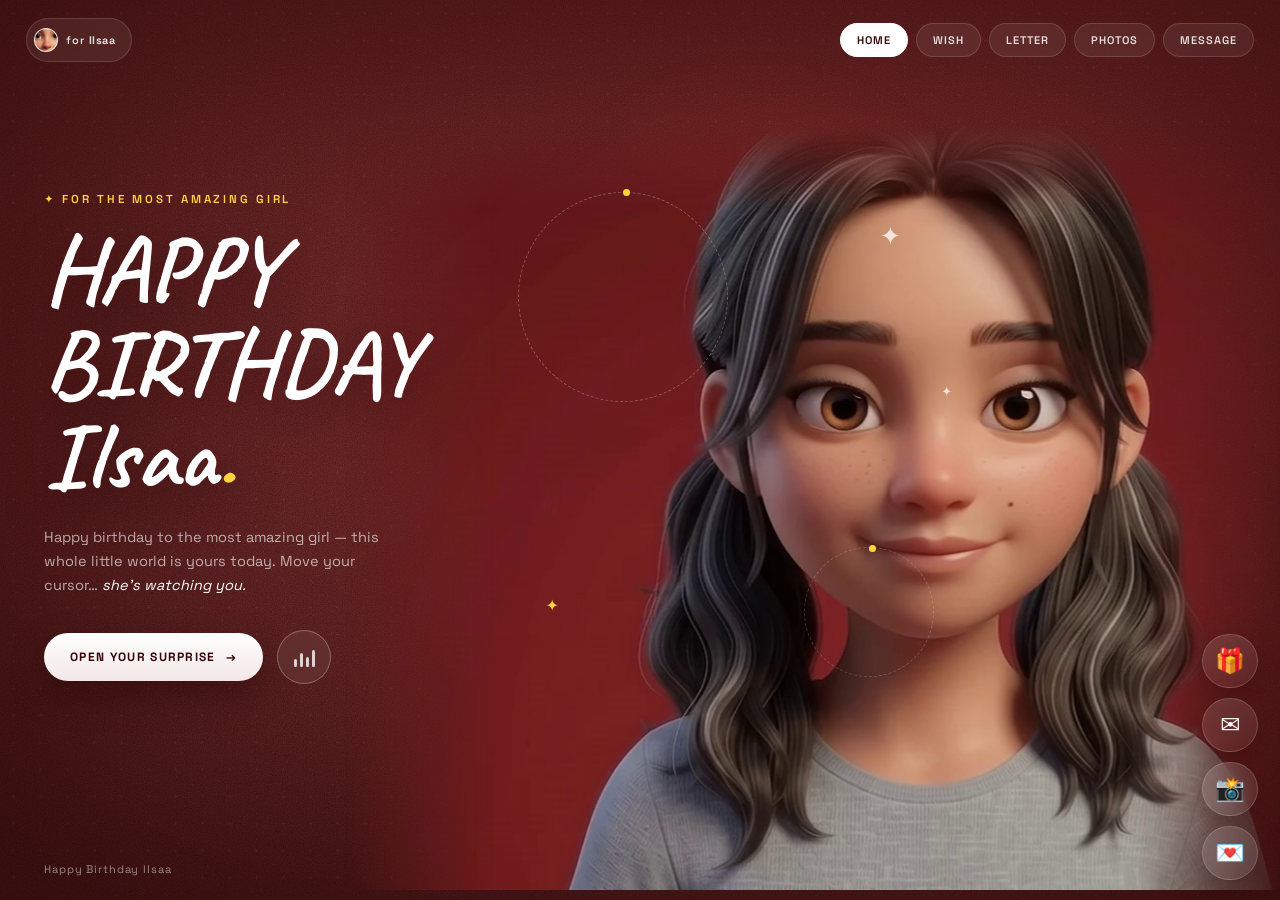
<file: index.html>
<!DOCTYPE html>
<html lang="en">
<head>
  <meta charset="UTF-8" />
  <meta name="viewport" content="width=device-width, initial-scale=1" />
  <title>Happy Birthday, Ilsaa ✦</title>
  <meta name="description" content="A little birthday world made with love — for the most amazing girl." />
  <link rel="icon" href="data:image/svg+xml,<svg xmlns='http://www.w3.org/2000/svg' viewBox='0 0 100 100'><text y='.9em' font-size='90'>🎂</text></svg>" />
  <link rel="preconnect" href="https://fonts.googleapis.com" />
  <link rel="preconnect" href="https://fonts.gstatic.com" crossorigin />
  <link href="https://fonts.googleapis.com/css2?family=Archivo+Black&family=Caveat:wght@600;700&family=Space+Grotesk:wght@400;500;600;700&display=swap" rel="stylesheet" />
  <link rel="stylesheet" href="assets/css/style.css" />
</head>
<body class="page-home">

  <!-- ambient background -->
  <div class="bg" aria-hidden="true">
    <div class="bg-glow"></div>
    <div class="bg-grid"></div>
    <div class="bg-vignette"></div>
  </div>

  <!-- custom cursor -->
  <div class="cursor" aria-hidden="true"><span class="cursor-dot"></span></div>

  <!-- top bar -->
  <header class="topbar">
    <a class="pill brand" href="index.html" data-hover>
      <span class="brand-ava"></span>
      <span class="brand-txt">for <b data-site-name>Ilsaa</b></span>
    </a>
    <div class="topbar-center">✿ a birthday microsite</div>
    <nav class="topnav" aria-label="main">
      <a class="pill active" href="index.html" data-hover>HOME</a>
      <a class="pill" href="wish.html" data-hover>WISH</a>
      <a class="pill" href="letter.html" data-hover>LETTER</a>
      <a class="pill" href="photos.html" data-hover>PHOTOS</a>
      <a class="pill" href="message.html" data-hover>MESSAGE</a>
    </nav>
  </header>

  <main class="hero">
    <!-- left: big type (split so mobile can put her between title & blurb) -->
    <div class="hero-left">
      <section class="hero-copy">
        <p class="eyebrow">✦ for the most amazing girl</p>
        <h1 class="display">
          <span class="line">HAPPY</span>
          <span class="line">BIRTHDAY</span>
          <span class="line" data-site-name>Ilsaa<i class="dot">.</i></span>
        </h1>
      </section>
      <section class="hero-after">
        <p class="blurb">
          Happy birthday to the most amazing girl — this whole little world is yours today.
          Move your cursor&hellip; <em>she&rsquo;s watching you.</em>
        </p>
        <div class="cta-row">
          <a class="btn" href="wish.html" data-hover>OPEN YOUR SURPRISE <span class="arr">→</span></a>
          <button class="btn-circle" id="musicBtn" data-hover aria-label="toggle background music" title="background music">
            <span class="eq"><i></i><i></i><i></i><i></i></span>
          </button>
        </div>
      </section>
    </div>

    <!-- center: cursor-tracking character -->
    <section class="stage" id="stage" aria-label="animated character watching your cursor">
      <div class="stage-glow" aria-hidden="true"></div>
      <div class="char-anchor">
      <div class="char-tilt" id="charTilt">
        <figure class="char" id="char">
          <video id="charVid" class="char-vid"
                 src="assets/video/head-turn.mp4"
                 poster="assets/img/char-poster.jpg"
                 muted playsinline preload="auto"
                 aria-label="A 3D avatar of Ilsaa turning her head, following your cursor"></video>
        </figure>
      </div>
      </div>
      <span class="orbit orbit-a" aria-hidden="true"></span>
      <span class="orbit orbit-b" aria-hidden="true"></span>
      <span class="spark spark-1" aria-hidden="true">✦</span>
      <span class="spark spark-2" aria-hidden="true">✦</span>
      <span class="spark spark-3" aria-hidden="true">✦</span>
    </section>

    <!-- right column intentionally empty -->
  </main>

  <!-- bottom-right: quick chapter ribbon (replaces the old card deck) -->
  <aside class="quicknav" aria-label="explore the site">
    <a class="qn" href="wish.html" data-hover><span class="qn-ico">🎁</span><span class="qn-lbl">MY WISH</span></a>
    <a class="qn" href="letter.html" data-hover><span class="qn-ico">✉️</span><span class="qn-lbl">THE LETTER</span></a>
    <a class="qn" href="photos.html" data-hover><span class="qn-ico">📸</span><span class="qn-lbl">PHOTOS</span></a>
    <a class="qn" href="message.html" data-hover><span class="qn-ico">💌</span><span class="qn-lbl">MESSAGE</span></a>
  </aside>

  <footer class="foot">Happy Birthday Ilsaa</footer>

  <audio id="bgm" src="assets/music/birthday.mp3" loop preload="none"></audio>
  <script src="assets/js/config.js?v=2"></script>
  <script src="assets/js/main.js?v=4"></script>
</body>
</html>
</file>
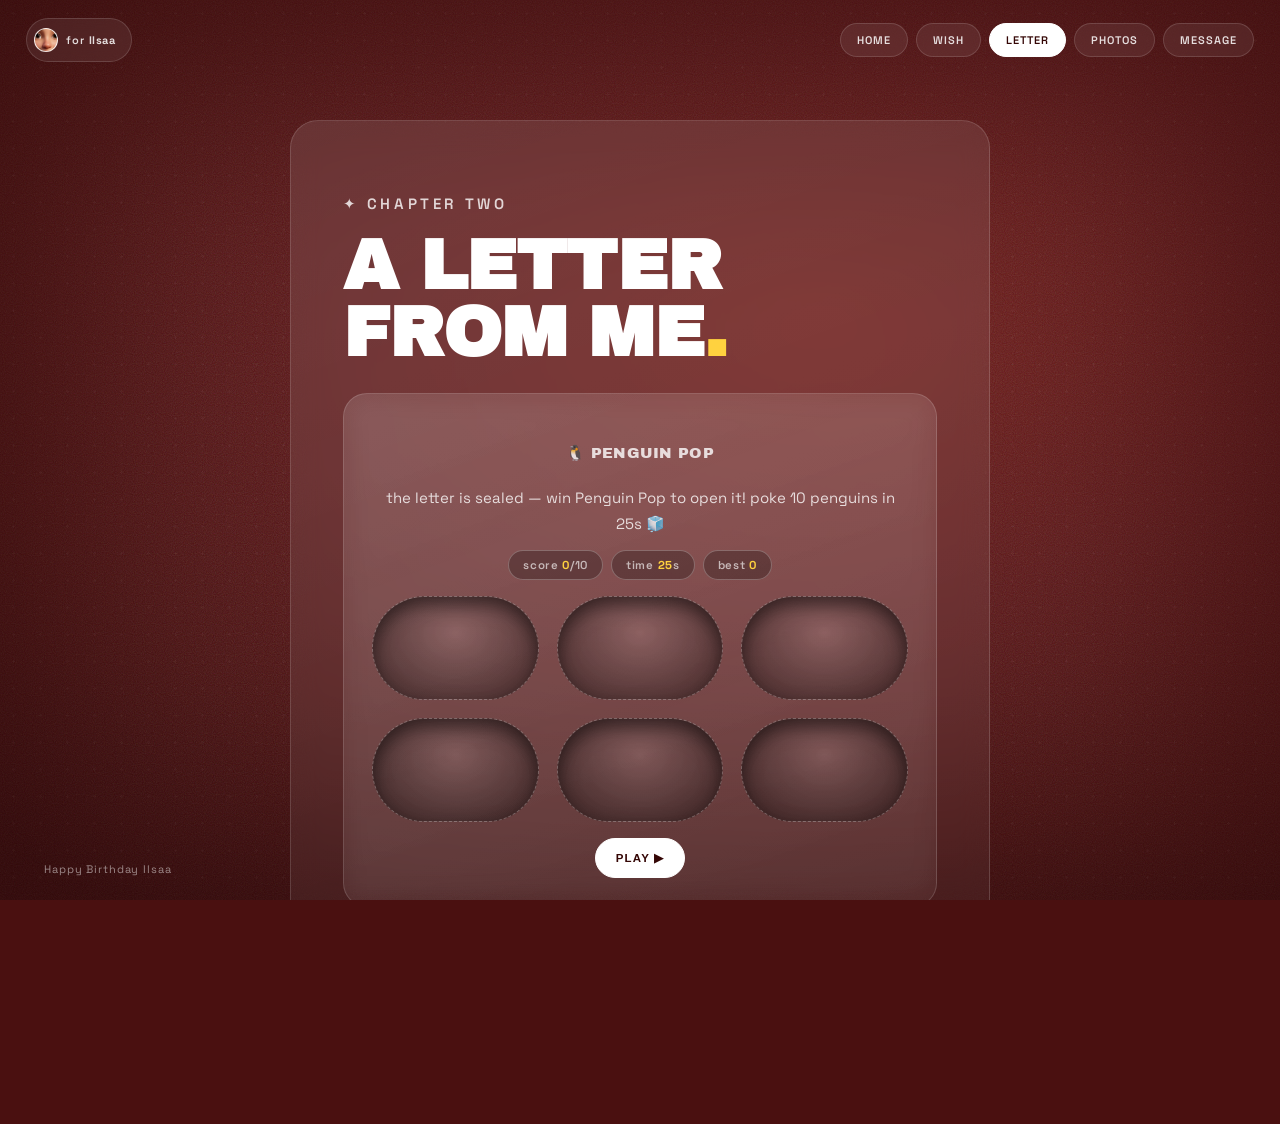
<file: letter.html>
<!DOCTYPE html>
<html lang="en">
<head>
  <meta charset="UTF-8" />
  <meta name="viewport" content="width=device-width, initial-scale=1" />
  <title>A Letter From Me — Ilsaa ✦</title>
  <link rel="icon" href="data:image/svg+xml,<svg xmlns='http://www.w3.org/2000/svg' viewBox='0 0 100 100'><text y='.9em' font-size='90'>✉️</text></svg>" />
  <link rel="preconnect" href="https://fonts.googleapis.com" />
  <link rel="preconnect" href="https://fonts.gstatic.com" crossorigin />
  <link href="https://fonts.googleapis.com/css2?family=Archivo+Black&family=Space+Grotesk:wght@400;500;600;700&display=swap" rel="stylesheet" />
  <link rel="stylesheet" href="assets/css/style.css" />
</head>
<body class="page-letter">
  <div class="bg" aria-hidden="true">
    <div class="bg-glow"></div>
    <div class="bg-grid"></div>
    <div class="bg-vignette"></div>
  </div>
  <div class="cursor" aria-hidden="true"><span class="cursor-dot"></span></div>

  <header class="topbar">
    <a class="pill brand" href="index.html" data-hover>
      <span class="brand-ava"></span>
      <span class="brand-txt">for <b data-site-name>Ilsaa</b></span>
    </a>
    <div class="topbar-center">✿ a birthday microsite</div>
    <nav class="topnav" aria-label="main">
      <a class="pill" href="index.html" data-hover>HOME</a>
      <a class="pill" href="wish.html" data-hover>WISH</a>
      <a class="pill active" href="letter.html" data-hover>LETTER</a>
      <a class="pill" href="photos.html" data-hover>PHOTOS</a>
      <a class="pill" href="message.html" data-hover>MESSAGE</a>
    </nav>
  </header>

  <main class="stub">
    <section class="stub-card">
      <p class="stub-kicker">✦ chapter two</p>
      <h2>A LETTER<br />FROM ME<span class="dot">.</span></h2>

      <!-- ============ 🐧 gate: win to open the letter ============ -->
      <section class="pgame" id="pgame" aria-label="penguin pop mini-game">
        <p class="pgame-title">🐧 PENGUIN POP</p>
        <p class="pgame-sub" id="pgameSub">the letter is sealed — win Penguin Pop to open it! poke 10 penguins in 25s 🧊</p>
        <div class="pgame-hud">
          <span class="hud-pill">score <b id="pgScore">0</b>/10</span>
          <span class="hud-pill">time <b id="pgTime">25</b>s</span>
          <span class="hud-pill">best <b id="pgBest">0</b></span>
        </div>
        <div class="pgame-arena" id="pgArena">
          <span class="hole"></span><span class="hole"></span><span class="hole"></span>
          <span class="hole"></span><span class="hole"></span><span class="hole"></span>
          <button class="pg-peng" id="pgPeng" aria-label="tap the penguin">🐧</button>
        </div>
        <button class="chip solid pg-play" id="pgBtn" data-hover>PLAY ▶</button>
      </section>
      <!-- ============ /penguin pop ============ -->

      <!-- ============ the real letter (opens on win) ============ -->
      <div class="paper" id="letterPaper">
        <p>Dear <b data-site-name>Ilsaa</b>,</p>
        <p>
          I know many people have told you this, and honestly, I&rsquo;ve told you
          countless times myself: <b>you are much stronger than you think you are.</b>
        </p>
        <p>
          But sometimes, even I forget that you&rsquo;re human too. Even you need a
          place to cry, a shoulder to lean on, and someone to help carry the weight
          when things get too heavy. You come to us when you need support, but Ilsaa,
          you&rsquo;ve handled so much on your own that it constantly reminds me of
          how incredibly strong you are.
        </p>
        <p>
          <em>(And no, this does NOT mean you can&rsquo;t come to me! You definitely
          can. I&rsquo;m always there for you, just like you&rsquo;ve always been
          there for me.)</em>
        </p>
        <p>
          You&rsquo;ve handled so much by yourself, and I know you&rsquo;ll continue
          to face every challenge ahead with the same courage and strength.
        </p>
        <p>
          And yes, your masti, your jokes, your drama, your tantrums, your sweet talks,
          your adorable gaaliyan, and most importantly, your vlog-style stories —
          <b>you have no idea how much I love them</b> and how much they entertain me.
          I genuinely can&rsquo;t describe it. They&rsquo;re so fun that I don&rsquo;t
          even want to skip a single second of them.
        </p>
        <p>
          So please, stay this charming girl forever. Grow up as much as you want.
          Become as mature as you want. But with me, stay this same childish,
          fun-loving girl for as long as possible… at least until I do something stupid!
        </p>
        <p>
          But Ilsaa, truly, you are too awesome, too brilliant, too fabulous, too great,
          too fantastic, too exquisite, too stunning — and honestly, there aren&rsquo;t
          enough adjectives in the dictionary to describe how amazing you are.
        </p>
        <p>
          So keep smiling, don&rsquo;t cry too much, and become as successful as
          you&rsquo;ve always dreamed of being.
        </p>
        <p>
          And yes, I&rsquo;d happily be your patient any day. <em>(Haan, thoda dar ka
          mahaul toh rahega, but it&rsquo;s okay. Tere liye toh jaan bhi de denge.
          Yeh toh sirf ek-do daant ki baat hai!)</em>
        </p>
        <p>Baaki, tu toh <b data-site-name>Ilsaa</b> hai… Ilsaa.</p>
        <p class="verse">
          Yahan bhi hoga, wahan bhi hoga,<br />
          Ab toh saare jahaan mein hoga,<br />
          Kya tera hi jalwa!
        </p>
        <p class="sign">Happy Birthday Gadhiiii! 🎂</p>
      </div>
      <!-- ============ /the real letter ============ -->

      <div class="stub-actions">
        <a class="chip solid" href="photos.html" data-hover>SEE YOUR PHOTOS →</a>
        <a class="chip" href="index.html" data-hover>← BACK HOME</a>
        <button class="btn-circle" id="musicBtn" data-hover aria-label="toggle background music" title="background music">
          <span class="eq"><i></i><i></i><i></i><i></i></span>
        </button>
      </div>
    </section>
  </main>

  <footer class="foot">Happy Birthday Ilsaa</footer>

  <div class="confetti" id="pgConf" aria-hidden="true"></div>

  <audio id="bgm" src="assets/music/birthday.mp3" loop preload="none"></audio>
  <script src="assets/js/config.js?v=2"></script>
  <script src="assets/js/main.js?v=4"></script>
  <script src="assets/js/letter.js"></script>
</body>
</html>
</file>
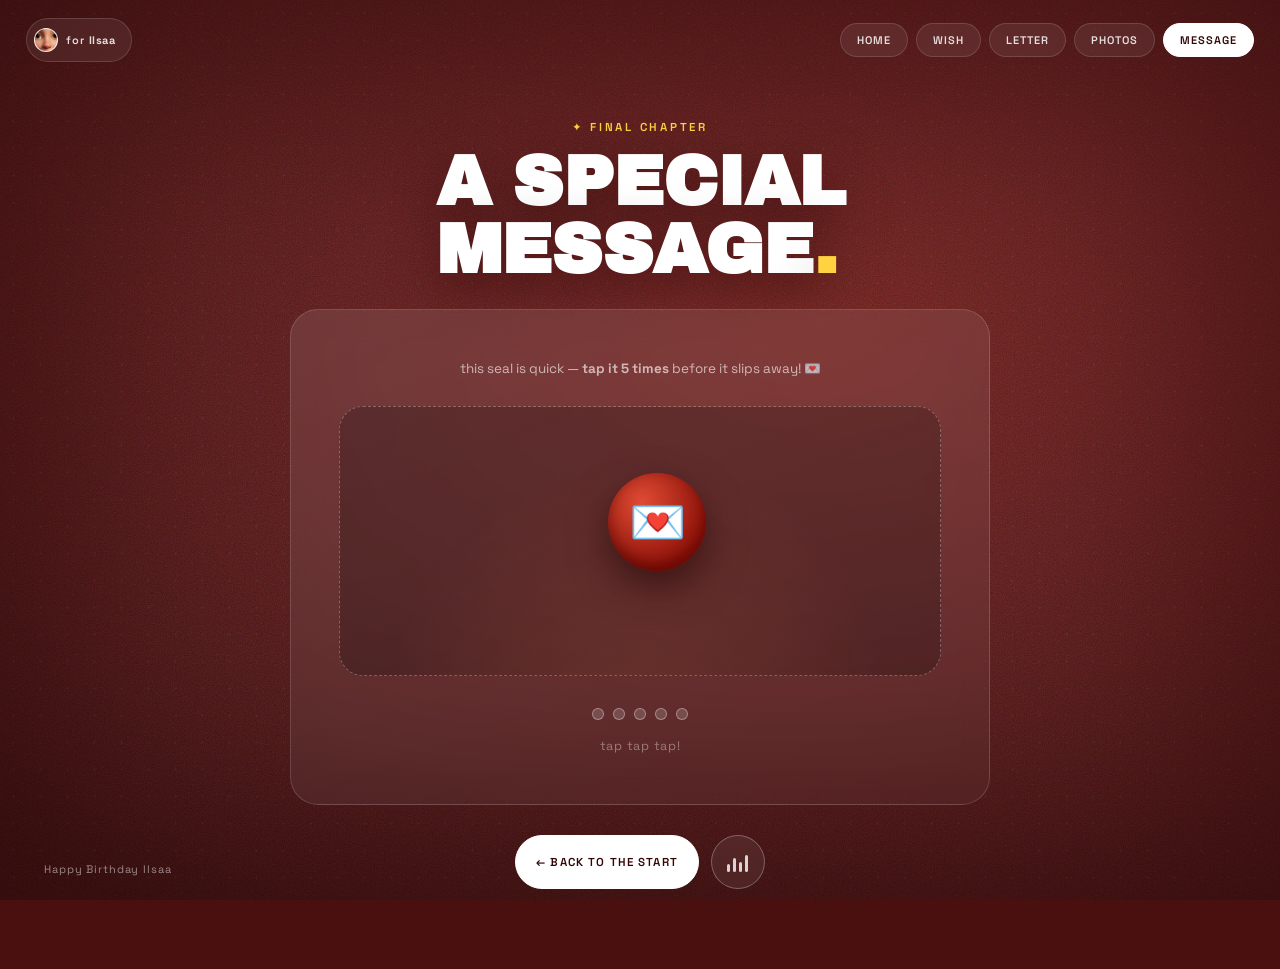
<file: message.html>
<!DOCTYPE html>
<html lang="en">
<head>
  <meta charset="UTF-8" />
  <meta name="viewport" content="width=device-width, initial-scale=1" />
  <title>A Special Message — Ilsaa ✦</title>
  <link rel="icon" href="data:image/svg+xml,<svg xmlns='http://www.w3.org/2000/svg' viewBox='0 0 100 100'><text y='.9em' font-size='90'>💌</text></svg>" />
  <link rel="preconnect" href="https://fonts.googleapis.com" />
  <link rel="preconnect" href="https://fonts.gstatic.com" crossorigin />
  <link href="https://fonts.googleapis.com/css2?family=Archivo+Black&family=Space+Grotesk:wght@400;500;600;700&display=swap" rel="stylesheet" />
  <link rel="stylesheet" href="assets/css/style.css" />
</head>
<body class="page-message">
  <div class="bg" aria-hidden="true">
    <div class="bg-glow"></div>
    <div class="bg-grid"></div>
    <div class="bg-vignette"></div>
  </div>
  <div class="cursor" aria-hidden="true"><span class="cursor-dot"></span></div>

  <header class="topbar">
    <a class="pill brand" href="index.html" data-hover>
      <span class="brand-ava"></span>
      <span class="brand-txt">for <b data-site-name>Ilsaa</b></span>
    </a>
    <div class="topbar-center">✿ a birthday microsite</div>
    <nav class="topnav" aria-label="main">
      <a class="pill" href="index.html" data-hover>HOME</a>
      <a class="pill" href="wish.html" data-hover>WISH</a>
      <a class="pill" href="letter.html" data-hover>LETTER</a>
      <a class="pill" href="photos.html" data-hover>PHOTOS</a>
      <a class="pill active" href="message.html" data-hover>MESSAGE</a>
    </nav>
  </header>

  <main class="stub">
    <p class="stub-kicker">✦ final chapter</p>
    <h2 class="msg-title">A SPECIAL<br />MESSAGE<span class="dot">.</span></h2>

    <section class="msg-card" id="msgCard">
      <!-- locked state: the seal dodges — tap it 5 times to break it -->
      <div class="msg-sealed" id="msgSealed">
        <p class="sealed-note" id="holdNote">this seal is quick — <b>tap it 5 times</b> before it slips away! 💌</p>
        <div class="seal-arena" id="sealArena">
          <button class="jump-seal" id="jumpSeal" data-hover aria-label="tap the seal">💌</button>
        </div>
        <div class="seal-pips" id="sealPips" aria-hidden="true">
          <i></i><i></i><i></i><i></i><i></i>
        </div>
        <p class="sealed-hint" id="holdHint">tap tap tap!</p>
      </div>

      <!-- the message itself -->
      <div class="wish-reveal" id="msgLetter">
        <p class="mp mp-lead">My stupid gadhiii,</p>
        <p class="mp">
          Tu itne din se jo bhi yeh soch rahi hai ki tujhe apna birthday nahi chahiye
          ya log bhool jayenge, <b>sab bhool jaa.</b>
        </p>
        <p class="mp">
          Aur yaad rakh, yeh sab jo aaj ho raha hai na, yeh bare minimum hai.
          Yeh sab kuch bhi nahi hai, because tu isse bhi bahut zyada deserve karti hai.
          Aur sabse pehle tujhe khud yeh feel karna chahiye ki tu yeh sab deserve karti hai.
        </p>
        <p class="mp">
          Aur please yeh stupid thoughts band kar ki people don't love you.
          <b>Let them love you.</b> Har insaan apne tareeke se pyaar dikhata hai.
          Haan, kabhi kabhi woh hurt karta hai jab woh waise express nahi karte jaise hum
          expect karte hain, but it's okay. Kyunki kuch log toh hain na jo tujhe har waqt
          same love aur care dete hain. Unhe appreciate karte hain.
        </p>
        <p class="mp"><b>Aur sabse pehle — love yourself.</b></p>
        <p class="mp">
          Kabhi kabhi toh tu mirror mein dekh ke bolti hogi,
        </p>
        <blockquote class="mp mquote">
          "Hayeee, kitni awesome hoon main...<br />
          Kitni pyaari hoon main...<br />
          Arey arey bas bas, kahin mujhe meri hi nazar na lag jaaye!"
        </blockquote>
        <p class="mp">Hai na? Hai na? Karti hai na?<br />Mujhe pata hai karti hai!</p>
        <p class="mp">Aur tension lene ka nahi...<br /><b>Sirf dene ka!</b></p>
        <p class="mp">
          Tu <b>Ilsaa The Batki Don</b> hai yaar!<br />
          Apne ko kyun rona?<br />
          Apne ko toh rulana hai!!<br />
          Beyyy, apne toh great hai!
        </p>
        <p class="mp">
          Aur sach kahun toh, you yourself are the greatest friend I could have ever
          asked for.
        </p>
        <p class="mp">
          Thank you.<br />
          Thank you so much for always being there for me.<br />
          You are truly the kind of friend that anyone would be lucky to have in their life.
        </p>
        <p class="mp">
          Haan, hum pura time baat nahi karte. Hum har roz hours tak call bhi nahi karte.
          Lekin jitni bhi baat karte hain, woh itni comforting hoti hai ki sab theek
          lagne lagta hai.
        </p>
        <p class="mp">
          Aur pata hai?<br />
          Hum do well-wishers hain jo ek dusre se baat karke comfort dhoondh lete hain.<br /><br />
          Aur mujhe nahi pata kyun, but this somehow feels so, so, so beautiful.
        </p>
        <p class="mp">
          <b>You are my home.<br />
          You are my family.<br />
          You are my real friend.</b><br /><br />
          And I am grateful every single day to have you in my life.
        </p>
        <p class="mp">And as you always say —</p>
        <p class="mp mp-big">Thank you so much for existing Ilsaa!!</p>
        <p class="mp">You deserve all of thisssssssssss and so much more.</p>
        <p class="mp mp-lead2">Once again,</p>
        <p class="mp sign">Happy Birthdayyyyy,<br />Ilsaaaa Batkiii! ❤️🎂</p>
      </div>
    </section>

    <div class="stub-actions">
      <a class="chip solid" href="index.html" data-hover>← BACK TO THE START</a>
      <button class="btn-circle" id="musicBtn" data-hover aria-label="toggle background music" title="background music">
        <span class="eq"><i></i><i></i><i></i><i></i></span>
      </button>
    </div>
  </main>

  <div class="confetti" id="msgConf" aria-hidden="true"></div>

  <footer class="foot">Happy Birthday Ilsaa</footer>

  <audio id="bgm" src="assets/music/message.mp3" loop preload="none"></audio>
  <script src="assets/js/config.js?v=2"></script>
  <script src="assets/js/main.js?v=4"></script>
  <script src="assets/js/message.js?v=3"></script>
</body>
</html>
</file>
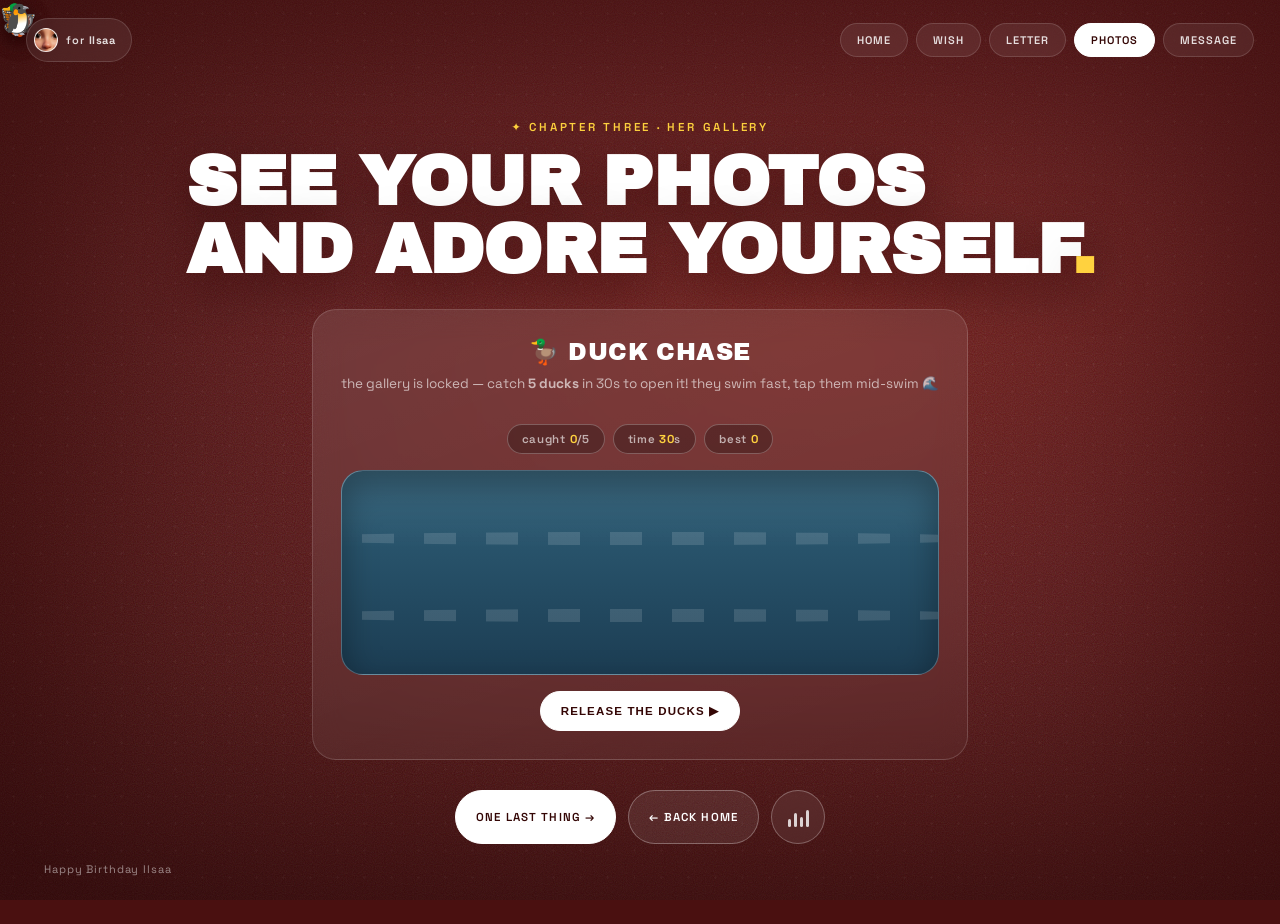
<file: photos.html>
<!DOCTYPE html>
<html lang="en">
<head>
  <meta charset="UTF-8" />
  <meta name="viewport" content="width=device-width, initial-scale=1" />
  <title>Photos Of You — Ilsaa ✦</title>
  <link rel="icon" href="data:image/svg+xml,<svg xmlns='http://www.w3.org/2000/svg' viewBox='0 0 100 100'><text y='.9em' font-size='90'>📸</text></svg>" />
  <link rel="preconnect" href="https://fonts.googleapis.com" />
  <link rel="preconnect" href="https://fonts.gstatic.com" crossorigin />
  <link href="https://fonts.googleapis.com/css2?family=Archivo+Black&family=Space+Grotesk:wght@400;500;600;700&display=swap" rel="stylesheet" />
  <link rel="stylesheet" href="assets/css/style.css" />
</head>
<body class="page-photos">
  <div class="bg" aria-hidden="true">
    <div class="bg-glow"></div>
    <div class="bg-grid"></div>
    <div class="bg-vignette"></div>
  </div>
  <div class="cursor" aria-hidden="true"><span class="cursor-dot"></span></div>

  <header class="topbar">
    <a class="pill brand" href="index.html" data-hover>
      <span class="brand-ava"></span>
      <span class="brand-txt">for <b data-site-name>Ilsaa</b></span>
    </a>
    <div class="topbar-center">✿ a birthday microsite</div>
    <nav class="topnav" aria-label="main">
      <a class="pill" href="index.html" data-hover>HOME</a>
      <a class="pill" href="wish.html" data-hover>WISH</a>
      <a class="pill" href="letter.html" data-hover>LETTER</a>
      <a class="pill active" href="photos.html" data-hover>PHOTOS</a>
      <a class="pill" href="message.html" data-hover>MESSAGE</a>
    </nav>
  </header>

  <main class="stub">
    <p class="stub-kicker">✦ chapter three · her gallery</p>
    <h2 class="msg-title">SEE YOUR PHOTOS<br />AND ADORE YOURSELF<span class="dot">.</span></h2>

    <!-- ============ 🦆 duck chase: the nice little task ============ -->
    <section class="pgame" id="dgame" aria-label="duck chase mini-game">
      <p class="pgame-title">🦆 DUCK CHASE</p>
      <p class="pgame-sub" id="duckSub">the gallery is locked — catch <b>5 ducks</b> in 30s to open it! they swim fast, tap them mid-swim 🌊</p>
      <div class="pgame-hud">
        <span class="hud-pill">caught <b id="dkScore">0</b>/5</span>
        <span class="hud-pill">time <b id="dkTime">30</b>s</span>
        <span class="hud-pill">best <b id="dkBest">0</b></span>
      </div>
      <div class="pond" id="pond">
        <button class="duck" id="duck" aria-label="catch the duck">🦆</button>
      </div>
      <button class="chip solid pg-play" id="dkBtn" data-hover>RELEASE THE DUCKS ▶</button>
    </section>

    <!-- ============ the gallery (opens on win) ============ -->
    <div id="galleryZone">
      <!-- ============
           her photos live in assets/img/photos/ (p1–p8.jpg)
           to swap one, just replace the file or the url below
           ============ -->
      <div class="photo-grid">
        <figure class="frame" data-cap="that smile 😊" style="background-image:url('assets/img/photos/p1.jpg')"></figure>
        <figure class="frame" data-cap="flower in her hair ✿" style="background-image:url('assets/img/photos/p2.jpg')"></figure>
        <figure class="frame" data-cap="main character ✨" style="background-image:url('assets/img/photos/p3.jpg')"></figure>
        <figure class="frame" data-cap="pout mode 💋" style="background-image:url('assets/img/photos/p4.jpg')"></figure>
        <figure class="frame" data-cap="nature girl 🌿" style="background-image:url('assets/img/photos/p5.jpg')"></figure>
        <figure class="frame" data-cap="caught in 4k" style="background-image:url('assets/img/photos/p6.jpg')"></figure>
        <figure class="frame" data-cap="soft smile" style="background-image:url('assets/img/photos/p7.jpg')"></figure>
        <figure class="frame" data-cap="my favourite one ♡" style="background-image:url('assets/img/photos/p8.jpg')"></figure>
      </div>
      <!-- ============ /gallery ============ -->

      <!-- the squad sitting together, admiring her photos -->
      <div class="scene" aria-hidden="true">
        <div class="scene-hearts">
          <span>❤</span><span>❤</span><span>❤</span><span>❤</span><span>❤</span>
        </div>
        <div class="scene-friends">
          <span>🐧</span><span>🦆</span><span>🦋</span>
        </div>
        <p class="scene-cap">the squad admiring the birthday girl ♡</p>
      </div>
    </div>

    <div class="stub-actions">
      <a class="chip solid" href="message.html" data-hover>ONE LAST THING →</a>
      <a class="chip" href="index.html" data-hover>← BACK HOME</a>
      <button class="btn-circle" id="musicBtn" data-hover aria-label="toggle background music" title="background music">
        <span class="eq"><i></i><i></i><i></i><i></i></span>
      </button>
    </div>
  </main>

  <!-- critters crawling here and there across the page -->
  <div class="crawl-layer" aria-hidden="true">
    <span class="crawl c1">🐧</span>
    <span class="crawl c2">🦋</span>
    <span class="crawl c3">🦆</span>
    <span class="crawl c4">🐧</span>
  </div>

  <div class="confetti" id="dkConf" aria-hidden="true"></div>

  <footer class="foot">Happy Birthday Ilsaa</footer>

  <audio id="bgm" src="assets/music/gallery.mp3" loop preload="none"></audio>
  <script src="assets/js/config.js?v=2"></script>
  <script src="assets/js/main.js?v=4"></script>
  <script src="assets/js/photos.js"></script>
</body>
</html>
</file>
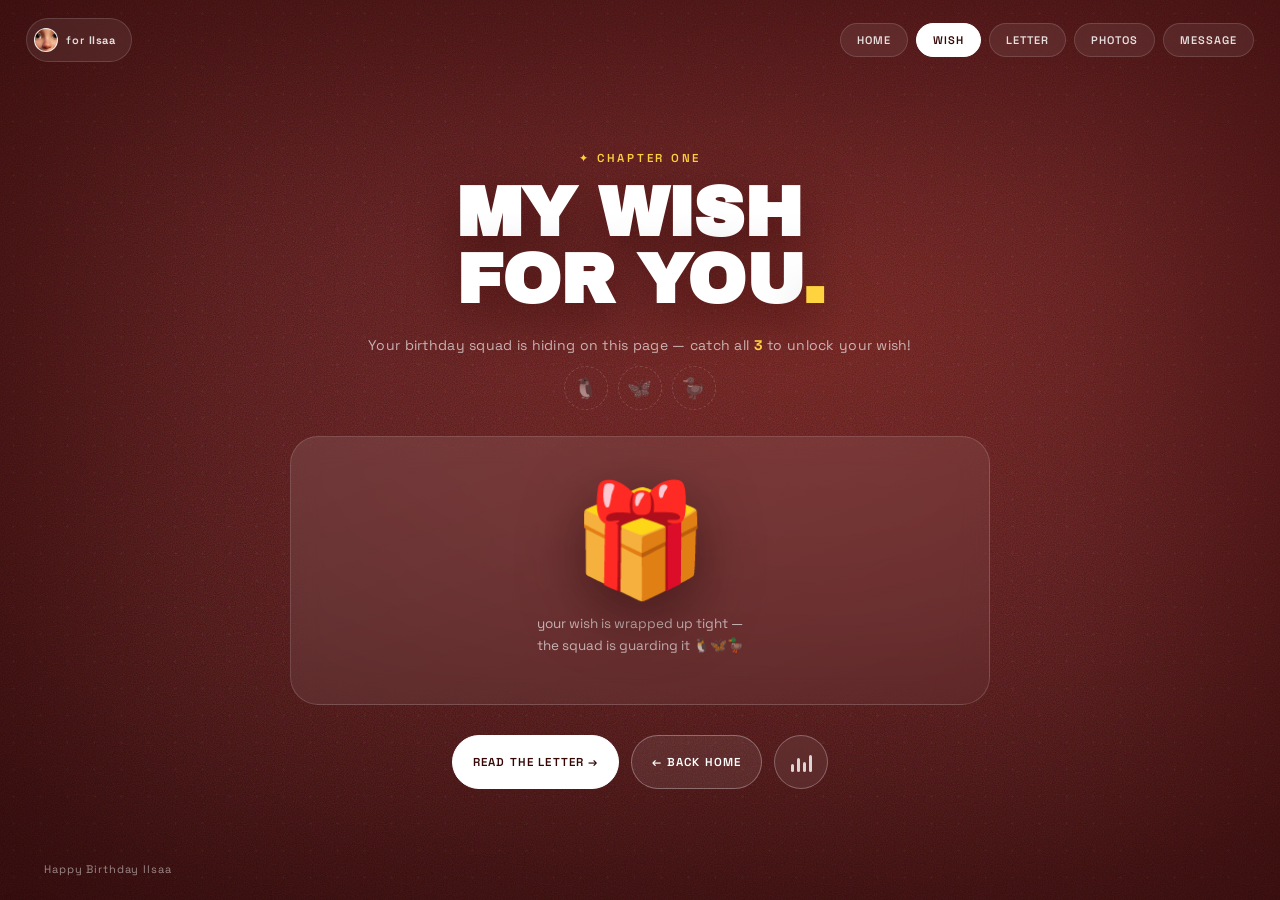
<file: wish.html>
<!DOCTYPE html>
<html lang="en">
<head>
  <meta charset="UTF-8" />
  <meta name="viewport" content="width=device-width, initial-scale=1" />
  <title>My Wish For You — Ilsaa ✦</title>
  <link rel="icon" href="data:image/svg+xml,<svg xmlns='http://www.w3.org/2000/svg' viewBox='0 0 100 100'><text y='.9em' font-size='90'>🎁</text></svg>" />
  <link rel="preconnect" href="https://fonts.googleapis.com" />
  <link rel="preconnect" href="https://fonts.gstatic.com" crossorigin />
  <link href="https://fonts.googleapis.com/css2?family=Archivo+Black&family=Space+Grotesk:wght@400;500;600;700&display=swap" rel="stylesheet" />
  <link rel="stylesheet" href="assets/css/style.css" />
</head>
<body class="page-wish">
  <div class="bg" aria-hidden="true">
    <div class="bg-glow"></div>
    <div class="bg-grid"></div>
    <div class="bg-vignette"></div>
  </div>
  <div class="cursor" aria-hidden="true"><span class="cursor-dot"></span></div>

  <header class="topbar">
    <a class="pill brand" href="index.html" data-hover>
      <span class="brand-ava"></span>
      <span class="brand-txt">for <b data-site-name>Ilsaa</b></span>
    </a>
    <div class="topbar-center">✿ a birthday microsite</div>
    <nav class="topnav" aria-label="main">
      <a class="pill" href="index.html" data-hover>HOME</a>
      <a class="pill active" href="wish.html" data-hover>WISH</a>
      <a class="pill" href="letter.html" data-hover>LETTER</a>
      <a class="pill" href="photos.html" data-hover>PHOTOS</a>
      <a class="pill" href="message.html" data-hover>MESSAGE</a>
    </nav>
  </header>

  <main class="stub">
    <p class="stub-kicker">✦ chapter one</p>
    <h2 class="msg-title">MY WISH<br />FOR YOU<span class="dot">.</span></h2>

    <!-- the hunt: progress + hint -->
    <div class="msg-hunt" id="msgHunt">
      <p class="hunt-line" id="huntLine">Your birthday squad is hiding on this page — catch all <b>3</b> to unlock your wish!</p>
      <div class="hunt-dots" aria-hidden="true">
        <span class="hdot" data-c="penguin">🐧</span>
        <span class="hdot" data-c="butterfly">🦋</span>
        <span class="hdot" data-c="duck">🦆</span>
      </div>
    </div>

    <section class="msg-card" id="msgCard">
      <!-- locked state -->
      <div class="msg-sealed" id="msgSealed">
        <div class="gift" aria-hidden="true">🎁</div>
        <p class="sealed-note">your wish is wrapped up tight —<br />the squad is guarding it 🐧🦋🦆</p>
      </div>

      <!-- revealed wish -->
      <div class="wish-reveal" id="wishReveal">
        <p class="mp mp1">Dear <span data-site-name>Ilsaa</span>,</p>
        <p class="mp mp2">
          <b>Happy Birthday to the most caring stupid idiot gadhi 🐧 Penguin–Butterfly 🦋 chudail titli!</b>
          You have the best day, okay?
        </p>
        <p class="mp mp3">
          Mereko pata hai ki tereko tera birthday abhi itne dino se nahi chahiye tha —
          lekin ab aa gaya hai, toh abeyy, mazee karo! Khush ho jao aur bahut ache se
          celebrate karo. Crazy-crazy reels banao, crazy-crazy gaano pe nacho, pagalpanti
          karo — <b>lekin most importantly, sabse jyada khush raho apni life mein.</b>
        </p>
        <p class="mp mp4">
          I hope, I wish and I pray ke you have the best life ahead — and you never look
          behind at whoever or whatever is left. You just look straight ahead to achieve
          and conquer new things. 🦋
        </p>
        <p class="mp mp5 sign">Happy Birthday, ILSAA&nbsp;♡</p>
      </div>
    </section>

    <div class="stub-actions">
      <a class="chip solid" href="letter.html" data-hover>READ THE LETTER →</a>
      <a class="chip" href="index.html" data-hover>← BACK HOME</a>
      <button class="btn-circle" id="musicBtn" data-hover aria-label="toggle background music" title="background music">
        <span class="eq"><i></i><i></i><i></i><i></i></span>
      </button>
    </div>
  </main>

  <!-- the birthday squad, hiding around the page -->
  <button class="critter cr-penguin" id="cr-penguin" data-hover aria-label="catch the penguin">🐧</button>
  <button class="critter cr-butterfly" id="cr-butterfly" data-hover aria-label="catch the butterfly">🦋</button>
  <button class="critter cr-duck" id="cr-duck" data-hover aria-label="catch the duck">🦆</button>

  <!-- catch shout + confetti layer -->
  <div class="catch-pop" id="catchPop" aria-hidden="true"></div>
  <div class="confetti" id="confetti" aria-hidden="true"></div>

  <footer class="foot">Happy Birthday Ilsaa</footer>

  <audio id="bgm" src="assets/music/birthday.mp3" loop preload="none"></audio>
  <script src="assets/js/config.js?v=2"></script>
  <script src="assets/js/main.js?v=4"></script>
  <script src="assets/js/wish.js"></script>
</body>
</html>
</file>
<file: assets/css/style.css>
/* ============================================================
   BIRTHDAY MICROSITE — style system
   Palette matched to the character photo (deep red studio wall)
   ============================================================ */

:root {
  /* palette sampled from the head-turn video's studio wall so the
     character's background and the site background read as ONE surface */
  --red-deep: #380a0b;
  --red-dark: #4a1010;
  --red-mid:  #5c1617;
  --red-hot:  #701c19;
  --accent:   #ffd23f;
  --accent-2: #ff8a5c;
  --ink:      #ffffff;
  --muted:    rgba(255, 255, 255, 0.64);
  --faint:    rgba(255, 255, 255, 0.38);
  --glass:    rgba(255, 255, 255, 0.07);
  --glass-br: rgba(255, 255, 255, 0.14);
  --font-display: "Archivo Black", "Arial Black", Impact, sans-serif;
  --font-body: "Space Grotesk", "Segoe UI", system-ui, sans-serif;
}

* { box-sizing: border-box; margin: 0; padding: 0; }

html { -webkit-text-size-adjust: 100%; overflow-x: hidden; }

body {
  font-family: var(--font-body);
  color: var(--ink);
  background: var(--red-dark);
  min-height: 100dvh;
  overflow-x: hidden;
  position: relative;
}

::selection { background: var(--accent); color: #2b0605; }

a { color: inherit; text-decoration: none; }
img { max-width: 100%; display: block; }

:focus-visible {
  outline: 2px dashed var(--accent);
  outline-offset: 3px;
  border-radius: 4px;
}

@media (hover: hover) and (pointer: fine) {
  body, a, button { cursor: none; }
}

/* ---------------- ambient background ---------------- */
.bg { position: fixed; inset: 0; z-index: -1; pointer-events: none; }

.bg-glow {
  position: absolute; inset: 0;
  background:
    radial-gradient(ellipse 95% 78% at 64% 36%,
      var(--red-hot) 0%, var(--red-mid) 40%, var(--red-dark) 72%, var(--red-deep) 100%);
}

.bg-grid {
  position: absolute; inset: 0;
  background-image: radial-gradient(rgba(255, 255, 255, 0.07) 1px, transparent 1.3px);
  background-size: 27px 27px;
  opacity: 0.55;
}

.bg-vignette {
  position: absolute; inset: 0;
  box-shadow: inset 0 0 240px 70px rgba(30, 0, 0, 0.62);
  background-image: url("data:image/svg+xml,%3Csvg xmlns='http://www.w3.org/2000/svg' width='140' height='140'%3E%3Cfilter id='n'%3E%3CfeTurbulence type='fractalNoise' baseFrequency='0.9' numOctaves='2'/%3E%3C/filter%3E%3Crect width='140' height='140' filter='url(%23n)' opacity='0.35'/%3E%3C/svg%3E");
  opacity: 0.5;
}

/* ---------------- custom cursor ---------------- */
.cursor {
  position: fixed; left: 0; top: 0;
  width: 34px; height: 34px;
  margin: -17px 0 0 -17px;
  border: 1.5px solid rgba(255, 255, 255, 0.7);
  border-radius: 50%;
  pointer-events: none;
  z-index: 9999;
  opacity: 0;
  transition: opacity 0.3s ease, width 0.22s ease, height 0.22s ease,
              margin 0.22s ease, background 0.22s ease, border-color 0.22s ease;
  display: flex; align-items: center; justify-content: center;
}
.cursor.on { opacity: 1; }
.cursor-dot {
  width: 5px; height: 5px; border-radius: 50%;
  background: #fff;
  transition: transform 0.22s ease;
}
.cursor.hot {
  width: 56px; height: 56px; margin: -28px 0 0 -28px;
  background: rgba(255, 255, 255, 0.1);
  border-color: rgba(255, 255, 255, 0.95);
}
.cursor.hot .cursor-dot { transform: scale(0.6); }
.cursor.down { width: 26px; height: 26px; margin: -13px 0 0 -13px; }

/* ---------------- top bar ---------------- */
.topbar {
  position: fixed;
  top: 0; left: 0; right: 0;
  z-index: 60;
  display: flex;
  align-items: center;
  justify-content: space-between;
  gap: 16px;
  padding: 18px 26px;
}

.pill {
  display: inline-flex;
  align-items: center;
  gap: 8px;
  padding: 9px 16px;
  border: 1px solid var(--glass-br);
  border-radius: 999px;
  background: var(--glass);
  backdrop-filter: blur(10px);
  -webkit-backdrop-filter: blur(10px);
  font-size: 11px;
  font-weight: 600;
  letter-spacing: 0.09em;
  color: rgba(255, 255, 255, 0.85);
  white-space: nowrap;
  transition: background 0.2s ease, color 0.2s ease, border-color 0.2s ease, transform 0.2s ease;
}
.pill:hover { background: rgba(255, 255, 255, 0.16); border-color: rgba(255, 255, 255, 0.4); transform: translateY(-1px); }

.pill.active,
.pill.active:hover {
  background: #fff;
  border-color: #fff;
  color: #340605;
}

.brand { padding-left: 7px; }
.brand-ava {
  width: 24px; height: 24px;
  border-radius: 50%;
  background: #7d0e07 url("../img/character.png") 52% 40% / 320% no-repeat;
  border: 1.5px solid rgba(255, 255, 255, 0.85);
  flex: none;
}
.brand-txt b { font-weight: 700; letter-spacing: 0.04em; }

.topbar-center {
  position: absolute;
  left: 50%;
  transform: translateX(-50%);
  font-size: 12px;
  letter-spacing: 0.14em;
  color: rgba(255, 255, 255, 0.8);
}

.topnav { display: flex; align-items: center; gap: 8px; }

/* ---------------- hero ---------------- */
.hero {
  position: relative;
  min-height: 100dvh;
  display: grid;
  grid-template-columns: minmax(300px, 440px) 1fr minmax(180px, 250px);
  align-items: center;
  gap: 20px;
  padding: 96px 44px 120px;
}

/* left column ------------------------------------------------ */
.hero-left { position: relative; z-index: 3; }
.hero-copy { position: relative; z-index: 3; }

.eyebrow {
  font-size: 11.5px;
  font-weight: 600;
  letter-spacing: 0.24em;
  text-transform: uppercase;
  color: var(--accent);
  margin-bottom: 18px;
}

.display {
  font-family: "Caveat", "Segoe Print", "Comic Sans MS", cursive;
  font-weight: 700;
  font-size: clamp(3.4rem, 7.4vw, 7.4rem);
  line-height: 0.98;
  letter-spacing: 0;
  text-shadow: 0 14px 46px rgba(50, 0, 0, 0.5);
}
.display .line { display: block; white-space: nowrap; }
.display .dot { color: var(--accent); font-style: normal; }

.blurb {
  margin-top: 22px;
  max-width: 350px;
  font-size: 14.5px;
  line-height: 1.68;
  color: var(--muted);
}
.blurb em { color: #fff; font-style: italic; }

.cta-row {
  display: flex;
  align-items: center;
  gap: 14px;
  margin-top: 32px;
}

.btn {
  display: inline-flex;
  align-items: center;
  gap: 10px;
  padding: 16px 26px;
  border-radius: 999px;
  background: linear-gradient(180deg, #ffffff, #f3e7e7);
  color: #340605;
  font-size: 12px;
  font-weight: 700;
  letter-spacing: 0.11em;
  box-shadow: 0 14px 34px rgba(30, 0, 0, 0.4);
  transition: transform 0.22s ease, box-shadow 0.22s ease;
}
.btn:hover { transform: translateY(-3px); box-shadow: 0 20px 44px rgba(30, 0, 0, 0.5); }
.btn .arr { transition: transform 0.22s ease; }
.btn:hover .arr { transform: translateX(5px); }

.btn-circle {
  width: 54px; height: 54px;
  border-radius: 50%;
  border: 1px solid rgba(255, 255, 255, 0.28);
  background: rgba(255, 255, 255, 0.07);
  backdrop-filter: blur(10px);
  display: flex; align-items: center; justify-content: center;
  transition: background 0.2s ease, border-color 0.2s ease, transform 0.2s ease;
  flex: none;
}
.btn-circle:hover { background: rgba(255, 255, 255, 0.16); border-color: rgba(255, 255, 255, 0.5); transform: translateY(-3px); }

/* equaliser icon */
.eq { display: flex; align-items: flex-end; gap: 3px; height: 20px; }
.eq i {
  width: 3px; border-radius: 2px;
  background: rgba(255, 255, 255, 0.8);
  height: 8px;
  transition: height 0.3s ease;
}
.eq i:nth-child(2) { height: 14px; }
.eq i:nth-child(3) { height: 10px; }
.eq i:nth-child(4) { height: 17px; }

.btn-circle.playing .eq i { animation: eq 0.7s ease-in-out infinite alternate; }
.btn-circle.playing .eq i:nth-child(2) { animation-delay: 0.12s; }
.btn-circle.playing .eq i:nth-child(3) { animation-delay: 0.24s; }
.btn-circle.playing .eq i:nth-child(4) { animation-delay: 0.36s; }
@keyframes eq { from { height: 5px; } to { height: 19px; } }

.btn-circle.missing .eq i { background: rgba(255, 255, 255, 0.35); height: 7px !important; animation: none !important; }
.btn-circle.missing::after {
  content: "♪";
  position: absolute;
  transform: translate(16px, -14px);
  font-size: 10px;
  color: rgba(255, 255, 255, 0.55);
}
.btn-circle { position: relative; }

/* stage / character ------------------------------------------ */
.stage {
  position: relative;
  z-index: 1;
  display: flex;
  align-items: flex-start;
  justify-content: center;
  align-self: stretch;
}

/* absolute wrapper: her box runs from just under the topbar to the fold */
.char-anchor {
  --bh: calc(100dvh - 136px);
  position: absolute;
  top: 30px;
  left: 68%;
  transform: translateX(-50%);
  width: min(1080px, 74vw);
  height: var(--bh);
  overflow: hidden;
  /* wide feather so the studio wall dissolves into the site background —
     the bottom stays solid so her body runs off the fold, grounded */
  -webkit-mask-image:
    linear-gradient(to right, transparent 0%, #000 16%, #000 84%, transparent 100%),
    linear-gradient(to bottom, transparent 0%, #000 11%, #000 100%);
  mask-image:
    linear-gradient(to right, transparent 0%, #000 16%, #000 84%, transparent 100%),
    linear-gradient(to bottom, transparent 0%, #000 11%, #000 100%);
  -webkit-mask-composite: source-in;
  mask-composite: intersect;
}

/* the scrubbed head-turn video, zoomed so she fills the box */
.char-vid {
  position: absolute;
  top: calc(var(--bh) * -0.08);
  left: calc(50% - var(--bh) * 0.913);
  width: calc(var(--bh) * 2.098);
  height: auto;
  opacity: 0;
  transform: scale(1.16);
  transition: opacity 0.5s ease;
}
.char-vid.on { opacity: 1; }

.stage-glow {
  position: absolute;
  width: 110%;
  aspect-ratio: 0.95;
  top: -60px;
  bottom: auto;
  left: 0;
  right: 0;
  margin: 0 auto;
  border-radius: 50%;
  background: radial-gradient(circle,
    rgba(233, 110, 78, 0.26) 0%,
    rgba(160, 44, 30, 0.16) 38%,
    transparent 68%);
  filter: blur(6px);
  animation: glow-pulse 5.5s ease-in-out infinite;
}
@keyframes glow-pulse { 0%, 100% { opacity: 0.75; transform: scale(1); } 50% { opacity: 1; transform: scale(1.045); } }

.char-tilt {
  position: relative;
  perspective: 950px;
  width: 100%;
  transform-style: preserve-3d;
  will-change: transform;
}

.char {
  position: relative;
  animation: float 5.8s ease-in-out infinite;
  transform-style: preserve-3d;
  width: 100%;
  height: 100%;
}
@keyframes float { 0%, 100% { transform: translateY(0); } 50% { transform: translateY(-5px); } }

/* cursor-tracking eye windows */
.eye {
  position: absolute;
  transform: translate(-50%, -50%);
  background-image: url("../img/character.png");
  background-repeat: no-repeat;
  pointer-events: none;
  border-radius: 50%;
  -webkit-mask-image: radial-gradient(ellipse 50% 50% at 50% 50%, #000 55%, transparent 82%);
  mask-image: radial-gradient(ellipse 50% 50% at 50% 50%, #000 55%, transparent 82%);
}

/* decorative orbits + sparks */
.orbit {
  position: absolute;
  border: 1px dashed rgba(255, 255, 255, 0.28);
  border-radius: 50%;
  pointer-events: none;
}
.orbit::after {
  content: "";
  position: absolute;
  width: 7px; height: 7px;
  border-radius: 50%;
  background: var(--accent);
  top: -3.5px; left: 50%;
}
.orbit-a {
  width: 210px; height: 210px;
  top: 14%; left: 3%;
  animation: spin 26s linear infinite;
}
.orbit-b {
  width: 130px; height: 130px;
  bottom: 15%; right: 7%;
  border-color: rgba(255, 255, 255, 0.2);
  animation: spin 18s linear infinite reverse;
}
@keyframes spin { to { transform: rotate(360deg); } }

.spark {
  position: absolute;
  color: rgba(255, 255, 255, 0.75);
  pointer-events: none;
  animation: twinkle 3.4s ease-in-out infinite;
}
.spark-1 { top: 18%; right: 14%; font-size: 26px; animation-delay: 0.4s; }
.spark-2 { bottom: 24%; left: 9%; font-size: 16px; color: var(--accent); animation-delay: 1.3s; }
.spark-3 { top: 42%; right: 3%; font-size: 13px; animation-delay: 2.1s; }
@keyframes twinkle { 0%, 100% { opacity: 0.25; transform: scale(0.8) rotate(0deg); } 50% { opacity: 1; transform: scale(1.15) rotate(20deg); } }

/* right column ------------------------------------------------ */
.hero-meta {
  position: relative;
  z-index: 3;
  justify-self: end;
  text-align: left;
  max-width: 240px;
  padding: 14px 16px;
  border-radius: 16px;
  background: rgba(35, 2, 2, 0.38);
  border: 1px solid rgba(255, 255, 255, 0.14);
  backdrop-filter: blur(10px);
  -webkit-backdrop-filter: blur(10px);
}

.stack { display: flex; align-items: center; margin-bottom: 14px; }
.mini {
  width: 36px; height: 36px;
  border-radius: 50%;
  border: 2px solid rgba(255, 255, 255, 0.85);
  background-color: #7d0e07;
  background-size: 320%;
  background-repeat: no-repeat;
  margin-left: -10px;
  box-shadow: 0 6px 16px rgba(30, 0, 0, 0.4);
}
.mini:first-child { margin-left: 0; }
.m1 { background-image: url("../img/character.png"); background-position: 52% 38%; }
.m2 { background-image: url("../img/character.png"); background-position: 12% 55%; }
.m3 { background-image: url("../img/character.png"); background-position: 88% 55%; }
.mini.badge {
  background: var(--accent);
  color: #340605;
  border-color: #fff;
  font-size: 12px;
  font-weight: 700;
  display: flex; align-items: center; justify-content: center;
  z-index: 1;
}

.meta-title { font-size: 13.5px; font-weight: 700; line-height: 1.45; }
.meta-sub { font-size: 11.5px; color: var(--faint); margin-top: 4px; }

/* ---------------- dock (bottom-right links) ---------------- */
.dock {
  position: fixed;
  right: 24px;
  bottom: 22px;
  width: min(520px, 46vw);
  display: grid;
  grid-template-columns: 1fr;   /* wide horizontal cards, stacked */
  gap: 7px;
  z-index: 50;
}

/* staggered entrance (opacity only — the deck transforms stay in charge) */
.dock-card {
  animation: card-in 0.6s ease backwards;
}
.dock-card:nth-child(1) { animation-delay: 0.15s; }
.dock-card:nth-child(2) { animation-delay: 0.25s; }
.dock-card:nth-child(3) { animation-delay: 0.35s; }
.dock-card:nth-child(4) { animation-delay: 0.45s; }
@keyframes card-in {
  from { opacity: 0; }
  to   { opacity: 1; }
}

/* --- deck: on desktop the four cards are BIG VERTICAL rectangles
       piled (overlapping) in the bottom-right corner … --- */
@media (min-width: 861px) {
  .dock {
    display: block;      /* not grid — cards are absolutely stacked */
    gap: 0;
    right: 26px;
    bottom: 20px;
    width: min(212px, 32vw);
    height: 352px;       /* pile: card + the visible edges of the stack */
  }
  .dock .dock-card {
    position: absolute;
    left: 0;
    right: 0;
    bottom: 0;
    height: 274px;
    padding: 17px 15px;
  }
  .dock .dock-card:nth-child(1) { z-index: 4; transform: rotate(-1.4deg) translateY(-78px); }
  .dock .dock-card:nth-child(2) { z-index: 3; transform: rotate(1deg) translateY(-52px); }
  .dock .dock-card:nth-child(3) { z-index: 2; transform: rotate(-0.8deg) translateY(-26px); }
  .dock .dock-card:nth-child(4) { z-index: 1; transform: rotate(1.5deg) translateY(0); }

  /* … and deal sideways like a hand of cards while the cursor is over them
     (horizontal spread = no card ever covers another's content) … */
  .dock:hover .dock-card:nth-child(1) { transform: translateX(-72vw) rotate(-1.6deg); }
  .dock:hover .dock-card:nth-child(2) { transform: translateX(-48vw) rotate(1.2deg); }
  .dock:hover .dock-card:nth-child(3) { transform: translateX(-24vw) rotate(-1deg); }
  .dock:hover .dock-card:nth-child(4) { transform: translateX(0) rotate(1.4deg); }

  /* vertical card anatomy: title + line on top, big photo panel below */
  .dock .dock-card .dock-info { max-width: 100%; }
  .dock .dock-card .dock-info p {
    display: -webkit-box;
    -webkit-line-clamp: 2;
    -webkit-box-orient: vertical;
    overflow: hidden;
  }
  .dock .dock-card .dock-thumb {
    top: 92px;
    left: 13px;
    right: 13px;
    bottom: 13px;
    width: auto;
    height: auto;
    border-radius: 14px;
    transform: none;
    background-size: 240%;
  }
  .dock .dock-card:hover .dock-thumb { transform: scale(1.03); }
}
/* … and merge back into a single pile when the cursor leaves */

.dock-card {
  position: relative;
  display: block;
  padding: 15px 20px;
  min-height: 76px;
  border-radius: 18px;
  background: linear-gradient(160deg, rgba(255, 255, 255, 0.11), rgba(255, 255, 255, 0.045));
  border: 1px solid rgba(255, 255, 255, 0.14);
  backdrop-filter: blur(12px);
  -webkit-backdrop-filter: blur(12px);
  overflow: hidden;
  transform-style: preserve-3d;
  transition: transform 0.38s cubic-bezier(0.2, 0.9, 0.3, 1.15),
              border-color 0.25s ease, background 0.25s ease,
              box-shadow 0.25s ease;
}
.dock-card:hover {
  border-color: rgba(255, 255, 255, 0.45);
  background: linear-gradient(160deg, rgba(255, 255, 255, 0.19), rgba(255, 255, 255, 0.085));
  box-shadow: 0 22px 44px rgba(25, 0, 0, 0.45);
}

/* shine sweep on hover */
.dock-card::before {
  content: "";
  position: absolute;
  inset: -40%;
  background: linear-gradient(115deg,
    transparent 38%,
    rgba(255, 255, 255, 0.28) 50%,
    transparent 62%);
  transform: translateX(-120%);
  pointer-events: none;
}
.dock-card:hover::before { animation: shine 0.85s ease forwards; }
@keyframes shine { to { transform: translateX(120%); } }

.dock-card h3::after {
  content: " →";
  opacity: 0;
  display: inline-block;
  transform: translateX(-6px);
  transition: opacity 0.22s ease, transform 0.22s ease;
  color: var(--accent);
}
.dock-card:hover h3::after { opacity: 1; transform: translateX(0); }

.dock-info { position: relative; z-index: 2; max-width: 74%; }
.dock-info h3 {
  font-size: 12.5px;
  font-weight: 700;
  letter-spacing: 0.07em;
  line-height: 1.3;
}
.dock-info p {
  margin-top: 5px;
  font-size: 11px;
  line-height: 1.45;
  color: var(--muted);
}

.dock-thumb {
  position: absolute;
  right: -6px;
  bottom: -6px;
  width: 92px; height: 86px;
  border-radius: 16px;
  background-color: #7d0e07;
  background-image: url("../img/character.png");
  background-size: 300%;
  background-repeat: no-repeat;
  transform: rotate(-5deg);
  opacity: 0.95;
  transition: transform 0.25s ease;
}
.dock-card:hover .dock-thumb { transform: rotate(-2deg) scale(1.06); }
.t-wish    { background-position: 52% 32%; }
.t-letter  { background-position: 8% 55%; }
.t-photos  { background-position: 92% 55%; }
.t-msg     { background-position: 52% 88%; }

/* ---------------- bottom-right quick chapter ribbon ---------------- */
.quicknav {
  position: fixed;
  right: 22px;
  bottom: 20px;
  z-index: 50;
  display: flex;
  flex-direction: column;
  gap: 10px;
  align-items: flex-end;
}
.qn {
  display: inline-flex;
  align-items: center;
  height: 54px;
  border-radius: 999px;
  background: linear-gradient(160deg, rgba(255, 255, 255, 0.13), rgba(255, 255, 255, 0.05));
  border: 1px solid rgba(255, 255, 255, 0.17);
  backdrop-filter: blur(12px);
  -webkit-backdrop-filter: blur(12px);
  box-shadow: 0 12px 30px rgba(25, 0, 0, 0.35);
  overflow: hidden;
  animation: card-in 0.55s ease backwards;
  transition: transform 0.3s cubic-bezier(0.2, 0.9, 0.3, 1.15),
              background 0.25s ease, border-color 0.25s ease;
}
.qn:nth-child(1) { animation-delay: 0.15s; }
.qn:nth-child(2) { animation-delay: 0.25s; }
.qn:nth-child(3) { animation-delay: 0.35s; }
.qn:nth-child(4) { animation-delay: 0.45s; }
.qn-ico {
  width: 54px; height: 54px;
  flex: none;
  display: flex; align-items: center; justify-content: center;
  font-size: 24px;
  line-height: 1;
}
.qn-lbl {
  font-size: 11.5px;
  font-weight: 700;
  letter-spacing: 0.1em;
  color: #fff;
  white-space: nowrap;
  max-width: 0;
  opacity: 0;
  padding-right: 0;
  transition: max-width 0.4s cubic-bezier(0.2, 0.9, 0.3, 1),
              opacity 0.3s ease, padding 0.3s ease;
}
.qn:hover {
  transform: translateX(-8px);
  background: linear-gradient(160deg, rgba(255, 255, 255, 0.24), rgba(255, 255, 255, 0.1));
  border-color: rgba(255, 255, 255, 0.45);
}
.qn:hover .qn-lbl,
.qn:focus-visible .qn-lbl {
  max-width: 170px;
  opacity: 1;
  padding-right: 20px;
}
@media (max-width: 860px) {
  /* mobile: hide the scrollbar — swipe just works */
  html { scrollbar-width: none; -ms-overflow-style: none; }
  html::-webkit-scrollbar, body::-webkit-scrollbar { display: none; width: 0; height: 0; }

  .quicknav {
    left: 50%; right: auto;
    transform: translateX(-50%);
    bottom: 8px;
    flex-direction: row;
    justify-content: center;
    gap: 4px;
    padding: 5px 8px;
    background: rgba(46, 8, 8, 0.66);
    border: 1px solid rgba(255, 255, 255, 0.14);
    border-radius: 999px;
    backdrop-filter: blur(10px);
    -webkit-backdrop-filter: blur(10px);
    box-shadow: 0 10px 26px rgba(20, 0, 0, 0.4);
  }
  .qn {
    height: 44px;
    background: transparent;
    border: none;
    box-shadow: none;
    backdrop-filter: none;
    -webkit-backdrop-filter: none;
  }
  .qn:hover { transform: none; }
  .qn-ico { width: 44px; height: 44px; font-size: 21px; }
}

/* ---------------- footer ---------------- */
.foot {
  position: fixed;
  left: 44px;
  bottom: 24px;
  font-size: 11px;
  letter-spacing: 0.08em;
  color: rgba(255, 255, 255, 0.5);
  z-index: 5;
}

/* ---------------- stub pages ---------------- */
.stub {
  min-height: 100dvh;
  display: flex;
  flex-direction: column;
  align-items: center;
  justify-content: center;
  padding: 120px 22px 80px;
}

.stub-card {
  width: min(700px, 100%);
  background: linear-gradient(160deg, rgba(255, 255, 255, 0.1), rgba(255, 255, 255, 0.04));
  border: 1px solid rgba(255, 255, 255, 0.15);
  border-radius: 28px;
  backdrop-filter: blur(14px);
  -webkit-backdrop-filter: blur(14px);
  padding: clamp(28px, 5vw, 52px);
  position: relative;
  z-index: 2;
}

.stub-kicker {
  font-size: 11.5px;
  font-weight: 600;
  letter-spacing: 0.24em;
  text-transform: uppercase;
  color: var(--accent);
  margin-bottom: 14px;
}

.stub-card h2 {
  font-family: var(--font-display);
  font-size: clamp(2.2rem, 6vw, 4.4rem);
  line-height: 0.96;
  text-transform: uppercase;
  letter-spacing: -0.01em;
}
.stub-card h2 .dot { color: var(--accent); }

.stub-card p {
  margin-top: 18px;
  font-size: 15px;
  line-height: 1.78;
  color: rgba(255, 255, 255, 0.8);
  max-width: 56ch;
}

.stub-actions { margin-top: 30px; display: flex; gap: 12px; flex-wrap: wrap; }

.chip {
  display: inline-flex;
  align-items: center;
  gap: 8px;
  padding: 12px 20px;
  border-radius: 999px;
  border: 1px solid rgba(255, 255, 255, 0.3);
  background: rgba(255, 255, 255, 0.08);
  font-size: 11.5px;
  font-weight: 600;
  letter-spacing: 0.1em;
  transition: background 0.2s ease, transform 0.2s ease;
}
.chip:hover { background: rgba(255, 255, 255, 0.18); transform: translateY(-2px); }
.chip.solid { background: #fff; color: #340605; border-color: #fff; }
.chip.solid:hover { background: #ffe9ea; }

/* letter paper */
.paper {
  margin-top: 26px;
  background: linear-gradient(175deg, #fdf8ee, #f6ecd9);
  color: #33210f;
  border-radius: 6px;
  padding: clamp(24px, 4vw, 42px);
  box-shadow: 0 24px 60px rgba(20, 0, 0, 0.45);
  transform: rotate(-0.7deg);
  font-family: Georgia, "Times New Roman", serif;
  position: relative;
}
.paper::before {
  content: "";
  position: absolute;
  top: -12px; left: 50%;
  transform: translateX(-50%) rotate(2deg);
  width: 110px; height: 26px;
  background: rgba(255, 255, 255, 0.45);
  border: 1px solid rgba(255, 255, 255, 0.6);
  border-radius: 2px;
}
.paper p { color: #4a3520; font-size: 15.5px; line-height: 1.9; margin-top: 16px; }
.paper .sign { margin-top: 24px; font-style: italic; font-size: 18px; color: #7a2010; }

/* letter is gated behind the game win */
#letterPaper {
  display: none;
}
#letterPaper.opened {
  display: block;
  animation: unwrap-in 0.9s cubic-bezier(0.2, 0.9, 0.3, 1.1) both;
}

/* ---------------- LETTER page — penguin pop game ---------------- */
.pgame {
  position: relative;
  z-index: 2;
  margin-top: 26px;
  padding: clamp(18px, 4vw, 28px);
  border-radius: 24px;
  background: linear-gradient(160deg, rgba(255, 255, 255, 0.1), rgba(255, 255, 255, 0.04));
  border: 1px solid rgba(255, 255, 255, 0.15);
  backdrop-filter: blur(14px);
  -webkit-backdrop-filter: blur(14px);
  text-align: center;
}
.pgame-title {
  font-family: var(--font-display);
  font-size: clamp(1.15rem, 4vw, 1.5rem);
  letter-spacing: 0.02em;
  text-transform: uppercase;
}
.pgame-sub { margin-top: 8px; font-size: 13.5px; color: var(--muted); min-height: 38px; line-height: 1.5; }
.pgame-sub.win { color: var(--accent); font-weight: 700; }
.pgame-hud { margin-top: 12px; display: flex; justify-content: center; gap: 8px; flex-wrap: wrap; }
.hud-pill {
  padding: 7px 14px;
  border-radius: 999px;
  border: 1px solid rgba(255, 255, 255, 0.25);
  background: rgba(0, 0, 0, 0.25);
  font-size: 11.5px;
  font-weight: 600;
  letter-spacing: 0.06em;
  color: var(--muted);
}
.hud-pill b { color: var(--accent); }
.pgame-arena {
  position: relative;
  margin-top: 16px;
  display: grid;
  grid-template-columns: repeat(3, 1fr);
  gap: clamp(10px, 3vw, 18px);
}
.hole {
  aspect-ratio: 1.6;
  border-radius: 999px;
  background: radial-gradient(ellipse at 50% 35%, rgba(255, 255, 255, 0.12), rgba(0, 0, 0, 0.42));
  border: 1.5px dashed rgba(255, 255, 255, 0.25);
  box-shadow: inset 0 8px 18px rgba(0, 0, 0, 0.5);
}
.pg-peng {
  position: absolute;
  left: 0; top: 0;
  display: flex; align-items: center; justify-content: center;
  font-size: clamp(34px, 9vw, 48px);
  line-height: 1;
  border: none;
  background: transparent;
  border-radius: 999px;
  transform: translateY(150%) scale(0.4);
  opacity: 0;
  pointer-events: none;
  transition: transform 0.22s cubic-bezier(0.2, 0.9, 0.3, 1.3), opacity 0.16s ease;
  -webkit-tap-highlight-color: transparent;
  filter: drop-shadow(0 8px 14px rgba(0, 0, 0, 0.5));
}
.pg-peng.up {
  transform: translateY(0) scale(1);
  opacity: 1;
  pointer-events: auto;
}
.pg-peng.hit { animation: pg-hit 0.3s ease; }
@keyframes pg-hit { 50% { transform: translateY(-12%) scale(1.35); } }
.pg-play { margin-top: 16px; }
.pgame.playing .pg-play { opacity: 0.45; pointer-events: none; }

@media (min-width: 700px) {
  .pgame-arena { max-width: 560px; margin-left: auto; margin-right: auto; }
}
.paper .verse {
  margin-top: 26px;
  text-align: center;
  font-style: italic;
  font-size: 17px;
  line-height: 2;
  color: #7a2010;
}

/* ---------------- PHOTOS page ---------------- */
#galleryZone { display: none; }
#galleryZone.opened { display: block; animation: par-in 0.8s ease both; }

/* polaroid collage */
.photo-grid {
  margin-top: 30px;
  display: grid;
  grid-template-columns: repeat(auto-fill, minmax(150px, 1fr));
  gap: 18px;
}
.frame {
  aspect-ratio: 4 / 5;
  border-radius: 6px;
  background: #7d0e07 center / cover no-repeat;
  border: 7px solid #fdf8ee;
  box-shadow: 0 16px 36px rgba(20, 0, 0, 0.45);
  position: relative;
  overflow: hidden;
  transition: transform 0.3s ease, box-shadow 0.3s ease;
  filter: saturate(0.98);
  rotate: -1.8deg;
}
.frame:nth-child(even) { rotate: 1.6deg; }
.frame:nth-child(3n) { rotate: -0.8deg; }
.frame:hover {
  rotate: 0deg;
  transform: translateY(-7px) scale(1.03);
  box-shadow: 0 26px 52px rgba(20, 0, 0, 0.6);
  z-index: 3;
}
/* washi tape on top */
.frame::before {
  content: "";
  position: absolute;
  top: -4px; left: 50%;
  width: 72px; height: 22px;
  transform: translateX(-50%) rotate(-3deg);
  background: linear-gradient(180deg, rgba(255, 255, 255, 0.62), rgba(255, 255, 255, 0.34));
  border-left: 1px dashed rgba(255, 255, 255, 0.7);
  border-right: 1px dashed rgba(255, 255, 255, 0.7);
  z-index: 4;
}
.frame::after {
  content: attr(data-cap);
  position: absolute;
  left: 8px; bottom: 8px;
  font-size: 10px;
  font-weight: 600;
  letter-spacing: 0.06em;
  background: rgba(30, 0, 0, 0.55);
  backdrop-filter: blur(6px);
  padding: 5px 9px;
  border-radius: 999px;
  z-index: 4;
}
/* staggered entrance once the gallery unlocks */
#galleryZone.opened .frame { animation: par-in 0.6s ease backwards; }
#galleryZone.opened .frame:nth-child(1) { animation-delay: 0.10s; }
#galleryZone.opened .frame:nth-child(2) { animation-delay: 0.20s; }
#galleryZone.opened .frame:nth-child(3) { animation-delay: 0.30s; }
#galleryZone.opened .frame:nth-child(4) { animation-delay: 0.40s; }
#galleryZone.opened .frame:nth-child(5) { animation-delay: 0.50s; }
#galleryZone.opened .frame:nth-child(6) { animation-delay: 0.60s; }
#galleryZone.opened .frame:nth-child(7) { animation-delay: 0.70s; }
#galleryZone.opened .frame:nth-child(8) { animation-delay: 0.80s; }

/* the squad sitting together, looking at her photos */
.scene {
  position: relative;
  margin-top: 44px;
  padding-top: 46px;
  text-align: center;
}
.scene-friends span {
  display: inline-block;
  font-size: clamp(34px, 8vw, 48px);
  margin: 0 12px;
  animation: bob 2.4s ease-in-out infinite;
  filter: drop-shadow(0 10px 14px rgba(30, 0, 0, 0.45));
}
.scene-friends span:nth-child(2) { animation-delay: 0.45s; }
.scene-friends span:nth-child(3) { animation-delay: 0.9s; }
@keyframes bob {
  0%, 100% { transform: translateY(0) rotate(-4deg); }
  50% { transform: translateY(-10px) rotate(4deg); }
}
.scene-hearts {
  position: absolute;
  top: 0; left: 0; right: 0;
  height: 46px;
  pointer-events: none;
}
.scene-hearts span {
  position: absolute;
  bottom: 0;
  font-size: 17px;
  color: #ff7d8e;
  opacity: 0;
  animation: heart-rise 3.2s linear infinite;
}
.scene-hearts span:nth-child(1) { left: 30%; animation-delay: 0s; }
.scene-hearts span:nth-child(2) { left: 44%; animation-delay: 1.1s; font-size: 14px; }
.scene-hearts span:nth-child(3) { left: 55%; animation-delay: 2s; }
.scene-hearts span:nth-child(4) { left: 66%; animation-delay: 0.6s; font-size: 13px; }
.scene-hearts span:nth-child(5) { left: 49%; animation-delay: 2.6s; font-size: 15px; }
@keyframes heart-rise {
  0% { transform: translateY(8px) scale(0.6); opacity: 0; }
  14% { opacity: 1; }
  80% { opacity: 0.85; }
  100% { transform: translateY(-70px) rotate(16deg) scale(1.1); opacity: 0; }
}
.scene-cap {
  margin-top: 12px;
  font-size: 12.5px;
  letter-spacing: 0.06em;
  color: var(--muted);
}

/* 🦆 duck chase — pond + swimming duck */
.pond {
  position: relative;
  margin-top: 16px;
  height: clamp(150px, 38vw, 205px);
  border-radius: 22px;
  overflow: hidden;
  background:
    linear-gradient(180deg, rgba(255, 255, 255, 0.07), transparent 38%),
    linear-gradient(180deg, #2f6079, #1c3d53);
  border: 1.5px solid rgba(255, 255, 255, 0.22);
  box-shadow: inset 0 14px 34px rgba(0, 0, 0, 0.35);
}
.pond::before,
.pond::after {
  content: "";
  position: absolute;
  left: -12%; right: -12%;
  height: 13px;
  border-radius: 50%;
  background: repeating-linear-gradient(90deg, transparent 0 30px, rgba(255, 255, 255, 0.13) 30px 62px);
  animation: ripple 5s ease-in-out infinite alternate;
  pointer-events: none;
}
.pond::before { top: 30%; }
.pond::after { top: 68%; animation-delay: 1.6s; }
@keyframes ripple { from { transform: translateX(-20px); } to { transform: translateX(20px); } }
.duck {
  position: absolute;
  left: 0; top: 38%;
  font-size: clamp(36px, 9vw, 50px);
  line-height: 1;
  font-family: "Segoe UI Emoji", "Apple Color Emoji", "Noto Color Emoji", sans-serif;
  font-variant-emoji: emoji;
  border: none;
  background: none;
  padding: 0;
  z-index: 2;
  visibility: hidden;             /* only shown during a round */
  -webkit-tap-highlight-color: transparent;
  transition: scale 0.16s ease;
  filter: drop-shadow(0 8px 10px rgba(0, 0, 0, 0.4));
}
/* transform-based swimming = GPU-smooth, no layout thrash */
@keyframes swim-r {
  from { transform: translateX(calc(-100% - 16px)); }
  to   { transform: translateX(calc(var(--pw, 420px) + 16px)); }
}
@keyframes swim-l {
  from { transform: translateX(calc(var(--pw, 420px) + 16px)) scaleX(-1); }
  to   { transform: translateX(calc(-100% - 16px)) scaleX(-1); }
}
.duck.swim-r { animation: swim-r var(--dur, 2s) linear forwards; }
.duck.swim-l { animation: swim-l var(--dur, 2s) linear forwards; }
.duck.hiding { scale: 0; pointer-events: none; }

/* critters crawling here and there across the page */
.crawl-layer {
  position: fixed;
  inset: 0;
  z-index: 30;
  pointer-events: none;
  overflow: hidden;
}
.crawl {
  position: absolute;
  font-size: clamp(22px, 4vw, 30px);
  filter: drop-shadow(0 6px 10px rgba(30, 0, 0, 0.45));
  will-change: left, top;
}
.crawl.c1 { animation: crawl-a 34s linear infinite; }
.crawl.c2 { animation: crawl-b 28s linear infinite; transform: scaleX(-1); }
.crawl.c3 { animation: crawl-c 42s linear infinite; }
.crawl.c4 { animation: crawl-d 30s linear infinite; transform: scaleX(-1); }
@keyframes crawl-a {
  0% { left: -6vw; top: 26vh; }
  50% { left: 48vw; top: 36vh; }
  100% { left: 106vw; top: 29vh; }
}
@keyframes crawl-b {
  0% { left: 106vw; top: 70vh; }
  50% { left: 52vw; top: 78vh; }
  100% { left: -6vw; top: 71vh; }
}
@keyframes crawl-c {
  0% { left: -6vw; top: 56vh; }
  33% { left: 30vw; top: 48vh; }
  66% { left: 62vw; top: 63vh; }
  100% { left: 106vw; top: 55vh; }
}
@keyframes crawl-d {
  0% { left: 64vw; top: -6vh; }
  50% { left: 75vw; top: 52vh; }
  100% { left: 58vw; top: 106vh; }
}
@media (max-width: 560px) {
  .crawl.c4 { display: none; }
}

/* ---------------- responsive ---------------- */
@media (min-width: 1101px) and (min-height: 660px) {
  body { height: 100dvh; overflow: hidden; }
}

@media (max-width: 1320px) {
  .topbar-center { display: none; }
}

@media (max-width: 1100px) {
  .hero { grid-template-columns: minmax(280px, 400px) 1fr; padding: 96px 28px 200px; }
  .hero-meta { display: none; }
  .char-anchor { left: 64%; width: min(960px, 80vw); }
  .dock { width: min(470px, 56vw); }
  .foot { left: 28px; }
}

@media (max-width: 860px) {
  .hero {
    display: flex;
    flex-direction: column;
    gap: 6px;
    padding: 92px 20px 40px;
    min-height: auto;
  }
  .stage {
    order: 2;
    width: 100%;
    align-self: auto;
    align-items: center;
  }
  .char-anchor {
    position: static;
    transform: none;
    --bh: 62vh;
    width: min(860px, 102vw);
    height: var(--bh);
    margin: 0 auto;
  }
  .char-tilt { width: 100%; height: 100%; }
  .stage-glow { width: 110%; top: -30px; bottom: auto; }
  .hero-copy { text-align: center; margin-top: 0; order: 1; }
  .hero-left { display: contents; }
  .hero-after { order: 3; text-align: center; }
  .blurb { margin-left: auto; margin-right: auto; }
  .cta-row { justify-content: center; }
  .display .line { white-space: normal; }
  .display { font-size: clamp(2.9rem, 13vw, 5rem); }
  .orbit-a { width: 130px; height: 130px; top: 6%; left: -2%; }
  .orbit-b { width: 90px; height: 90px; }

  .topbar { padding: 14px 14px; gap: 10px; }
  .topnav { overflow-x: auto; scrollbar-width: none; -ms-overflow-style: none; }
  .topnav::-webkit-scrollbar { display: none; }
  .pill { padding: 8px 13px; font-size: 10.5px; }

  .dock {
    position: static;
    width: auto;
    margin-top: 34px;
    padding: 0 20px 10px;
    grid-template-columns: 1fr;
  }
  .foot { position: static; text-align: center; padding: 26px 0 34px; }
}

@media (max-width: 560px) {
  .dock { grid-template-columns: 1fr; }
  .brand-txt { display: none; }
  .brand { padding: 7px; }
}

/* ---------------- MESSAGE page — catch-the-squad game ---------------- */
.msg-title {
  font-family: var(--font-display);
  font-size: clamp(2.2rem, 6vw, 4.4rem);
  line-height: 0.96;
  text-transform: uppercase;
  letter-spacing: -0.01em;
  text-shadow: 0 14px 46px rgba(50, 0, 0, 0.5);
}
.msg-title .dot { color: var(--accent); }

.msg-hunt {
  position: relative;
  z-index: 2;
  margin-top: 22px;
  text-align: center;
}
.hunt-line { font-size: 14px; color: var(--muted); letter-spacing: 0.02em; }
.hunt-line b { color: var(--accent); }
.hunt-line.done { color: var(--accent); font-weight: 600; }
.hunt-dots { margin-top: 12px; display: flex; justify-content: center; gap: 10px; }
.hdot {
  width: 44px; height: 44px;
  display: flex; align-items: center; justify-content: center;
  font-size: 20px;
  border-radius: 50%;
  border: 1.5px dashed rgba(255, 255, 255, 0.35);
  filter: grayscale(1) opacity(0.45);
  transition: filter 0.3s ease, transform 0.3s ease, border-color 0.3s ease, background 0.3s ease;
}
.hdot.got {
  filter: none;
  border-style: solid;
  border-color: var(--accent);
  background: rgba(255, 210, 63, 0.12);
  transform: scale(1.12);
}

.msg-card {
  position: relative;
  z-index: 2;
  width: min(700px, 100%);
  margin-top: 26px;
}

/* locked state: wrapped gift */
.gift {
  font-size: clamp(74px, 12vw, 110px);
  line-height: 1;
  animation: gift-shake 2.6s ease-in-out infinite;
  filter: drop-shadow(0 18px 30px rgba(30, 0, 0, 0.5));
}
@keyframes gift-shake {
  0%, 100% { transform: rotate(-3deg); }
  30% { transform: rotate(3deg) translateY(-6px); }
  45% { transform: rotate(-2deg); }
  60% { transform: rotate(2deg) translateY(-3px); }
}
.sealed-note { text-align: center; font-size: 13.5px; color: var(--muted); line-height: 1.6; }

/* the revealed wish — warm paper card */
.wish-reveal {
  display: none;
  background: linear-gradient(175deg, #fdf8ee, #f6ecd9);
  color: #33210f;
  border-radius: 6px;
  padding: clamp(24px, 4vw, 42px);
  box-shadow: 0 24px 60px rgba(20, 0, 0, 0.45);
  font-family: Georgia, "Times New Roman", serif;
  position: relative;
}
.wish-reveal::before {
  content: "";
  position: absolute;
  top: -12px; left: 50%;
  transform: translateX(-50%) rotate(2deg);
  width: 110px; height: 26px;
  background: rgba(255, 255, 255, 0.5);
  border: 1px solid rgba(255, 255, 255, 0.65);
  border-radius: 2px;
}
.msg-card.open .wish-reveal { display: block; animation: unwrap-in 0.9s cubic-bezier(0.2, 0.9, 0.3, 1.1) both; }
@keyframes unwrap-in { from { opacity: 0; transform: translateY(34px) rotate(1.5deg) scale(0.96); } to { opacity: 1; transform: rotate(-0.7deg); } }
.mp { color: #4a3520; font-size: 15.5px; line-height: 1.9; margin-top: 16px; opacity: 0; transform: translateY(14px); animation: mp-in 0.7s ease forwards; }
@keyframes mp-in { to { opacity: 1; transform: none; } }
.mp.mp1 { margin-top: 0; font-style: italic; animation-delay: 0.1s; }
.mp.mp2 { animation-delay: 0.3s; }
.mp.mp3 { animation-delay: 0.55s; }
.mp.mp4 { animation-delay: 0.8s; }
.mp.mp5 { animation-delay: 1.1s; }
.mp.sign {
  margin-top: 26px;
  font-family: var(--font-display);
  font-size: clamp(1.5rem, 4vw, 2.4rem);
  text-transform: uppercase;
  color: #7d0e07;
  font-style: normal;
}

/* the squad — floating around the page */
.critter {
  position: fixed;
  z-index: 40;
  width: 58px; height: 58px;
  font-size: 30px;
  line-height: 1;
  display: flex; align-items: center; justify-content: center;
  border: none; background: none;
  filter: drop-shadow(0 10px 18px rgba(30, 0, 0, 0.45));
  pointer-events: auto;
  transition: transform 0.18s ease;
}
.critter:hover { transform: scale(1.22) rotate(-6deg); }
.critter:focus-visible { outline: 2px dashed var(--accent); outline-offset: 4px; border-radius: 12px; }
.msg-sealed.gone { opacity: 0 !important; transform: scale(0.92) !important; pointer-events: none !important; }
.critter.caught {
  animation: crit-pop 0.55s cubic-bezier(0.2, 0.9, 0.3, 1.2) forwards;
  pointer-events: none;
}
@keyframes crit-pop {
  0% { transform: scale(1); }
  45% { transform: scale(1.65) rotate(14deg); filter: drop-shadow(0 0 22px rgba(255, 210, 63, 0.9)); }
  100% { transform: scale(0) rotate(-30deg) translateY(-60px); opacity: 0; }
}
/* sealed card shell (gift state) */
.msg-sealed {
  display: flex;
  flex-direction: column;
  align-items: center;
  gap: 18px;
  padding: clamp(30px, 5vw, 48px);
  border-radius: 28px;
  background: linear-gradient(160deg, rgba(255, 255, 255, 0.1), rgba(255, 255, 255, 0.04));
  border: 1px solid rgba(255, 255, 255, 0.15);
  backdrop-filter: blur(14px);
  -webkit-backdrop-filter: blur(14px);
  transition: opacity 0.6s ease, transform 0.6s ease;
}
.msg-card.open .msg-sealed { opacity: 0; transform: scale(0.92); pointer-events: none; position: absolute; inset: 0; }
.cr-penguin   { animation: drift-a 11s ease-in-out infinite alternate; }
.cr-butterfly { animation: drift-b 9s ease-in-out infinite alternate; }
.cr-duck      { animation: drift-c 13s ease-in-out infinite alternate; }
@keyframes drift-a {
  0%   { left: 6vw;  top: 24vh; }
  40%  { left: 20vw; top: 62vh; }
  75%  { left: 10vw; top: 40vh; }
  100% { left: 26vw; top: 22vh; }
}
@keyframes drift-b {
  0%   { left: 84vw; top: 20vh; }
  35%  { left: 66vw; top: 34vh; }
  70%  { left: 88vw; top: 58vh; }
  100% { left: 72vw; top: 24vh; }
}
@keyframes drift-c {
  0%   { left: 46vw; top: 74vh; }
  30%  { left: 30vw; top: 84vh; }
  65%  { left: 60vw; top: 86vh; }
  100% { left: 42vw; top: 72vh; }
}

/* MESSAGE page — tap the dodging seal (5 taps to break it) */
.sealed-hint { font-size: 12.5px; color: var(--faint); letter-spacing: 0.06em; min-height: 18px; }
.seal-arena {
  position: relative;
  width: 100%;
  height: clamp(200px, 48vw, 270px);
  margin-top: 8px;
  border-radius: 24px;
  background:
    radial-gradient(ellipse at 50% 120%, rgba(255, 130, 90, 0.14), transparent 60%),
    rgba(0, 0, 0, 0.2);
  border: 1.5px dashed rgba(255, 255, 255, 0.28);
  overflow: hidden;
  touch-action: manipulation;
}
.jump-seal {
  position: absolute;
  left: 50%; top: 30%;
  width: clamp(78px, 22vw, 98px);
  height: clamp(78px, 22vw, 98px);
  border: none;
  border-radius: 50%;
  background: radial-gradient(circle at 35% 30%, #e04b34, #8d1108 72%);
  box-shadow: 0 16px 38px rgba(30, 0, 0, 0.55), inset 0 -6px 14px rgba(60, 0, 0, 0.5);
  font-size: clamp(34px, 10vw, 46px);
  line-height: 1;
  display: flex; align-items: center; justify-content: center;
  -webkit-tap-highlight-color: transparent;
  -webkit-user-select: none;
  user-select: none;
  transition: left 0.3s cubic-bezier(0.2, 0.9, 0.3, 1.25),
              top 0.3s cubic-bezier(0.2, 0.9, 0.3, 1.25),
              scale 0.15s ease;
  animation: seal-jig 1.7s ease-in-out infinite;
}
@keyframes seal-jig { 0%, 100% { transform: rotate(-3deg); } 50% { transform: rotate(3deg) translateY(-5px); } }
.jump-seal:active { scale: 0.86; }
.seal-pips {
  display: flex;
  gap: 9px;
  justify-content: center;
  margin-top: 14px;
}
.seal-pips i {
  width: 12px; height: 12px;
  border-radius: 50%;
  background: rgba(255, 255, 255, 0.16);
  border: 1px solid rgba(255, 255, 255, 0.35);
  transition: background 0.25s ease, transform 0.25s ease, border-color 0.25s ease;
}
.seal-pips i.on {
  background: var(--accent);
  border-color: var(--accent);
  transform: scale(1.22);
}

/* message page — poem-ish pull quotes & sign-off */
.mquote {
  margin-top: 14px;
  padding-left: 18px;
  border-left: 3px solid #c9a24b;
  font-style: italic;
  color: #5a3d1f;
  line-height: 1.85;
}
.mp-big { font-family: var(--font-display); font-size: clamp(1.15rem, 3.6vw, 1.7rem); color: #7a2010; text-transform: none; }
.mp.sign { font-style: normal; }
.mp-lead { font-style: italic; }
.mp-lead2 { margin-bottom: -6px; }

/* catch shout */
.catch-pop {
  position: fixed;
  left: 50%; top: 18vh;
  transform: translateX(-50%) scale(0.6);
  z-index: 50;
  padding: 10px 22px;
  border-radius: 999px;
  background: rgba(0, 0, 0, 0.55);
  border: 1px solid rgba(255, 255, 255, 0.25);
  backdrop-filter: blur(8px);
  font-size: 14px;
  font-weight: 600;
  color: #fff;
  opacity: 0;
  pointer-events: none;
  transition: opacity 0.25s ease, transform 0.25s cubic-bezier(0.2, 0.9, 0.3, 1.3);
}
.catch-pop.show { opacity: 1; transform: translateX(-50%) scale(1); }

/* emoji confetti burst on unlock */
.confetti {
  position: fixed; inset: 0;
  z-index: 45;
  pointer-events: none;
}
.confetti span {
  position: absolute;
  left: 50%; top: 45%;
  font-size: 26px;
  animation: conf 1.5s ease-out forwards;
}
@keyframes conf {
  from { transform: translate(0, 0) rotate(0deg) scale(0.6); opacity: 1; }
  to   { transform: translate(var(--dx), var(--dy)) rotate(var(--rot)) scale(1.15); opacity: 0; }
}

@media (max-width: 860px) {
  .critter { width: 52px; height: 52px; font-size: 26px; }
  .hdot { width: 38px; height: 38px; font-size: 17px; }
}

@media (prefers-reduced-motion: reduce) {
  *, *::before, *::after {
    animation-duration: 0.001s !important;
    animation-iteration-count: 1 !important;
    transition-duration: 0.001s !important;
  }
}
</file>
